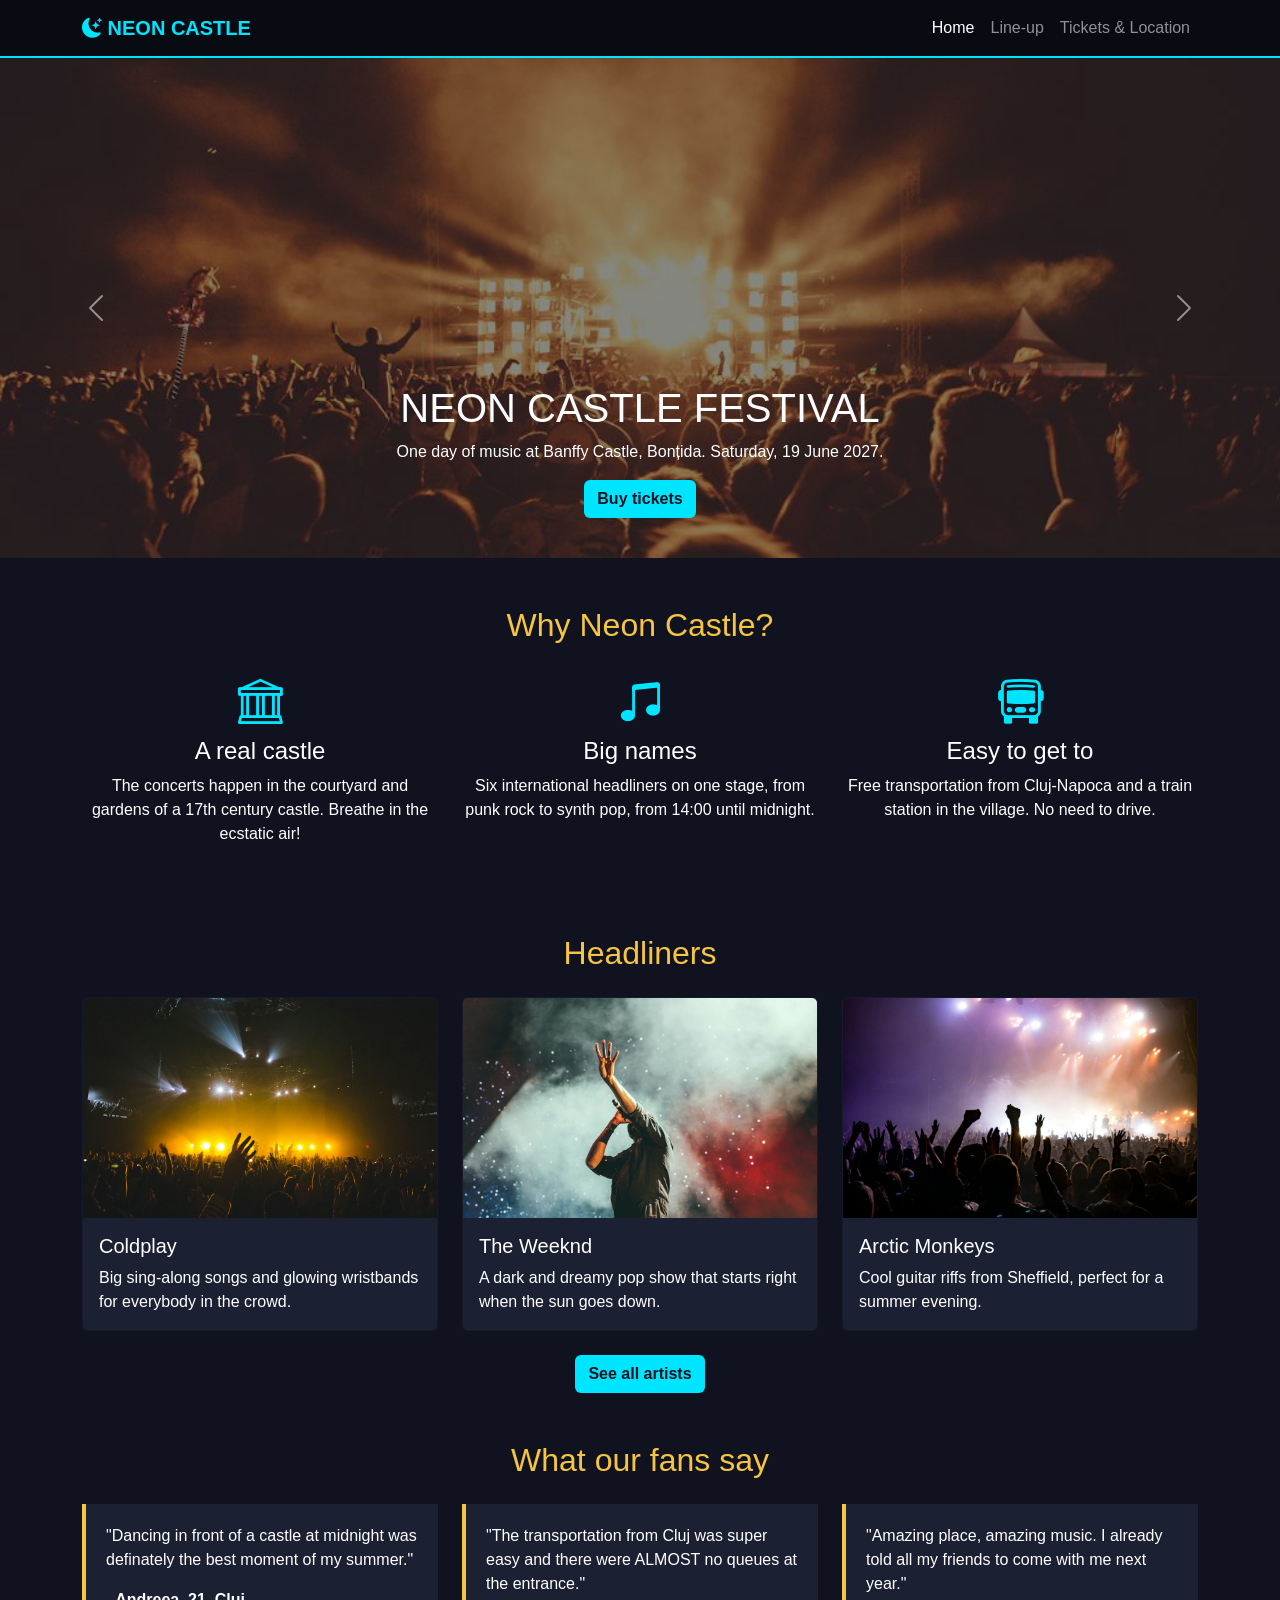
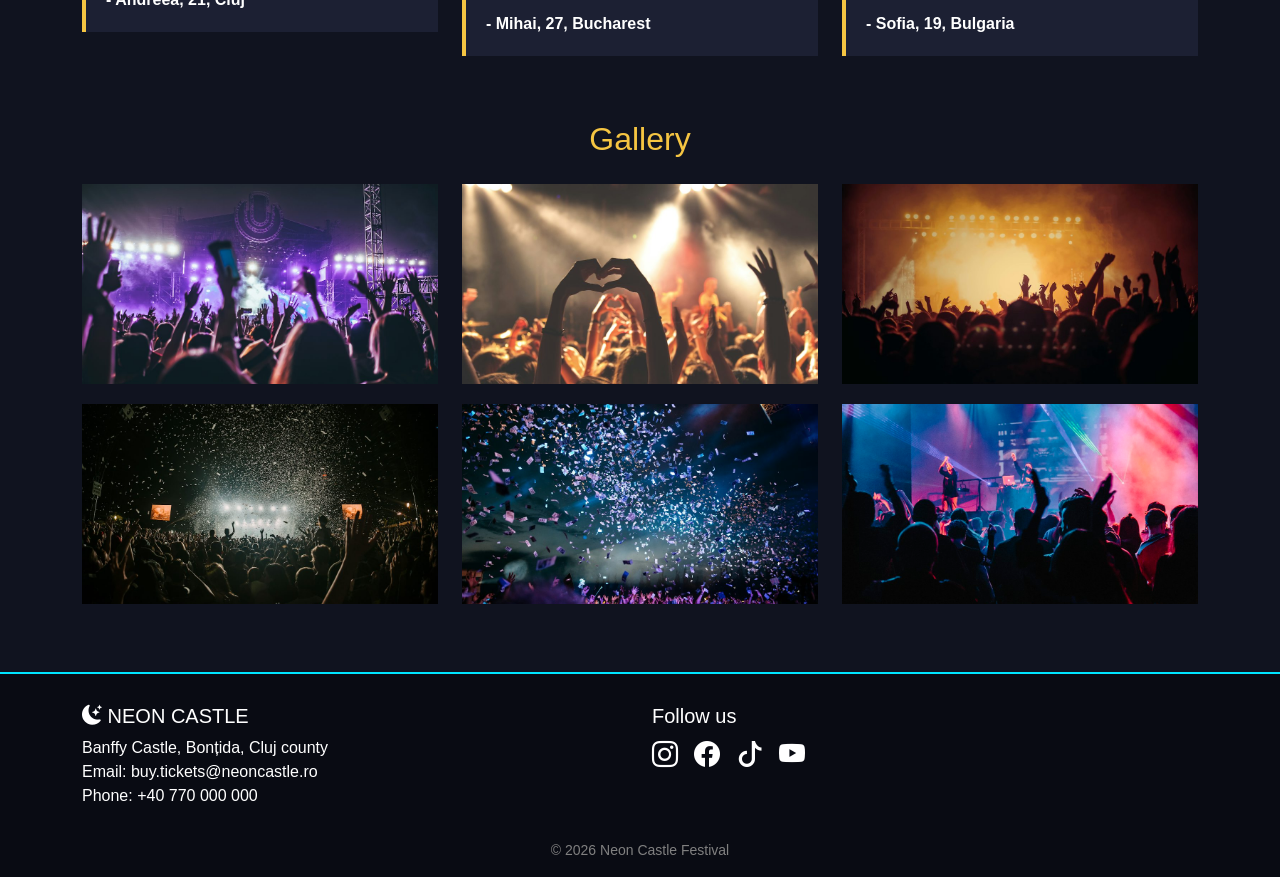
<file: index.html>
<!DOCTYPE html>
<html lang="en">
<head>
  <meta charset="UTF-8">
  <meta name="viewport" content="width=device-width, initial-scale=1">
  <title>Neon Castle Festival 2027</title>
  <link href="https://cdn.jsdelivr.net/npm/bootstrap@5.3.8/dist/css/bootstrap.min.css" rel="stylesheet" integrity="sha384-sRIl4kxILFvY47J16cr9ZwB07vP4J8+LH7qKQnuqkuIAvNWLzeN8tE5YBujZqJLB" crossorigin="anonymous">
  <link rel="stylesheet" href="https://cdn.jsdelivr.net/npm/bootstrap-icons@1.11.3/font/bootstrap-icons.min.css">
  <link rel="stylesheet" href="css/style.css">
</head>
<body>

<!-- navbar -->
<nav class="navbar navbar-expand-lg navbar-dark">
  <div class="container">
    <a class="navbar-brand" href="index.html"><i class="bi bi-moon-stars-fill"></i> NEON CASTLE</a>
    <button class="navbar-toggler" type="button" data-bs-toggle="collapse" data-bs-target="#menu">
      <span class="navbar-toggler-icon"></span>
    </button>
    <div class="collapse navbar-collapse" id="menu">
      <ul class="navbar-nav ms-auto">
        <li class="nav-item"><a class="nav-link active" href="index.html">Home</a></li>
        <li class="nav-item"><a class="nav-link" href="lineup.html">Line-up</a></li>
        <li class="nav-item"><a class="nav-link" href="info.html">Tickets & Location</a></li>
      </ul>
    </div>
  </div>
</nav>

<!-- carousel -->
<div id="slider" class="carousel slide" data-bs-ride="carousel">
  <div class="carousel-inner">
    <div class="carousel-item active">
      <img src="images/photo1.jpg" class="d-block w-100" alt="crowd at a concert">
      <div class="carousel-caption">
        <h1>NEON CASTLE FESTIVAL</h1>
        <p>One day of music at Banffy Castle, Bonțida. Saturday, 19 June 2027.</p>
        <a href="info.html" class="btn btn-neon">Buy tickets</a>
      </div>
    </div>
    <div class="carousel-item">
      <img src="images/photo6.jpg" class="d-block w-100" alt="colorful lights over the stage">
      <div class="carousel-caption">
        <h1>Coldplay closes the night</h1>
        <p>The last show of the day, with the old castle lit up behind the stage.</p>
      </div>
    </div>
    <div class="carousel-item">
      <img src="images/photo3.jpg" class="d-block w-100" alt="festival crowd with hands up">
      <div class="carousel-caption">
        <h1>Only 30 km from Cluj</h1>
        <p>Free transportation buses from Cluj-Napoca all day long.</p>
      </div>
    </div>
  </div>
  <button class="carousel-control-prev" type="button" data-bs-target="#slider" data-bs-slide="prev">
    <span class="carousel-control-prev-icon"></span>
  </button>
  <button class="carousel-control-next" type="button" data-bs-target="#slider" data-bs-slide="next">
    <span class="carousel-control-next-icon"></span>
  </button>
</div>

<!-- features -->
<div class="container py-5" id="section">
  <h2>Why Neon Castle?</h2>
  <div class="row text-center">
    <div class="col-md-4 mb-4">
      <i class="bi bi-bank feature-icon"></i>
      <h4>A real castle</h4>
      <p>The concerts happen in the courtyard and gardens of a 17th century castle. Breathe in the ecstatic air!</p>
    </div>
    <div class="col-md-4 mb-4">
      <i class="bi bi-music-note-beamed feature-icon"></i>
      <h4>Big names</h4>
      <p>Six international headliners on one stage, from punk rock to synth pop, from 14:00 until midnight.</p>
    </div>
    <div class="col-md-4 mb-4">
      <i class="bi bi-bus-front feature-icon"></i>
      <h4>Easy to get to</h4>
      <p>Free transportation from Cluj-Napoca and a train station in the village. No need to drive.</p>
    </div>
  </div>
</div>

<!-- cards -->
<div class="container pb-5">
  <h2>Headliners</h2>
  <div class="row">
    <div class="col-md-4 mb-4">
      <div class="card h-100">
        <img src="images/photo2.jpg" class="card-img-top" alt="singer on stage">
        <div class="card-body">
          <h5 class="card-title">Coldplay</h5>
          <p class="card-text">Big sing-along songs and glowing wristbands for everybody in the crowd.</p>
        </div>
      </div>
    </div>
    <div class="col-md-4 mb-4">
      <div class="card h-100">
        <img src="images/photo5.jpg" class="card-img-top" alt="artist in red light">
        <div class="card-body">
          <h5 class="card-title">The Weeknd</h5>
          <p class="card-text">A dark and dreamy pop show that starts right when the sun goes down.</p>
        </div>
      </div>
    </div>
    <div class="col-md-4 mb-4">
      <div class="card h-100">
        <img src="images/photo7.jpg" class="card-img-top" alt="band playing live">
        <div class="card-body">
          <h5 class="card-title">Arctic Monkeys</h5>
          <p class="card-text">Cool guitar riffs from Sheffield, perfect for a summer evening.</p>
        </div>
      </div>
    </div>
  </div>
  <center><a href="lineup.html" class="btn btn-neon">See all artists</a></center>
</div>

<!-- testimonials -->
<div class="container pb-5" id="section">
  <h2>What our fans say</h2>
  <div class="row">
    <div class="col-md-4 mb-3">
      <div class="testimonial">
        <p>"Dancing in front of a castle at midnight was definately the best moment of my summer."</p>
        <b>- Andreea, 21, Cluj</b>
      </div>
    </div>
    <div class="col-md-4 mb-3">
      <div class="testimonial">
        <p>"The transportation from Cluj was super easy and there were ALMOST no queues at the entrance."</p>
        <b>- Mihai, 27, Bucharest</b>
      </div>
    </div>
    <div class="col-md-4 mb-3">
      <div class="testimonial">
        <p>"Amazing place, amazing music. I already told all my friends to come with me next year."</p>
        <b>- Sofia, 19, Bulgaria</b>
      </div>
    </div>
  </div>
</div>

<!-- gallery -->
<div class="container pb-5">
  <h2>Gallery</h2>
  <div class="row gallery">
    <div class="col-6 col-md-4"><img src="images/photo4.jpg" alt="people dancing"></div>
    <div class="col-6 col-md-4"><img src="images/photo8.jpg" alt="stage seen from the crowd"></div>
    <div class="col-6 col-md-4"><img src="images/photo9.jpg"></div>
    <div class="col-6 col-md-4"><img src="images/photo10.jpg" alt="confetti at a concert"></div>
    <div class="col-6 col-md-4"><img src="images/photo11.jpg" alt="crowd in front of the stage"></div>
    <div class="col-6 col-md-4"><img src="images/photo12.jpg" alt="lights on stage"></div>
  </div>
</div>

<!-- footer -->
<footer>
  <div class="container">
    <div class="row">
      <div class="col-md-6 mb-3">
        <h5><i class="bi bi-moon-stars-fill"></i> NEON CASTLE</h5>
        <p>Banffy Castle, Bonțida, Cluj county<br>
        Email: buy.tickets@neoncastle.ro<br>
        Phone: +40 770 000 000</p>
      </div>
      <div class="col-md-6 mb-3">
        <h5>Follow us</h5>
        <a href="https://www.instagram.com" target="_blank"><i class="bi bi-instagram"></i></a>
        <a href="https://www.facebook.com" target="_blank"><i class="bi bi-facebook"></i></a>
        <a href="https://www.tiktok.com" target="_blank"><i class="bi bi-tiktok"></i></a>
        <a href="#"><i class="bi bi-youtube"></i></a>
      </div>
    </div>
    <p class="text-center pb-3 mb-0" style="color:gray; font-size:14px">&copy; 2026 Neon Castle Festival</p>
  </div>
</footer>

<script src="https://cdn.jsdelivr.net/npm/bootstrap@5.3.8/dist/js/bootstrap.bundle.min.js" integrity="sha384-FKyoEForCGlyvwx9Hj09JcYn3nv7wiPVlz7YYwJrWVcXK/BmnVDxM+D2scQbITxI" crossorigin="anonymous"></script>
</body>
</html>
</file>
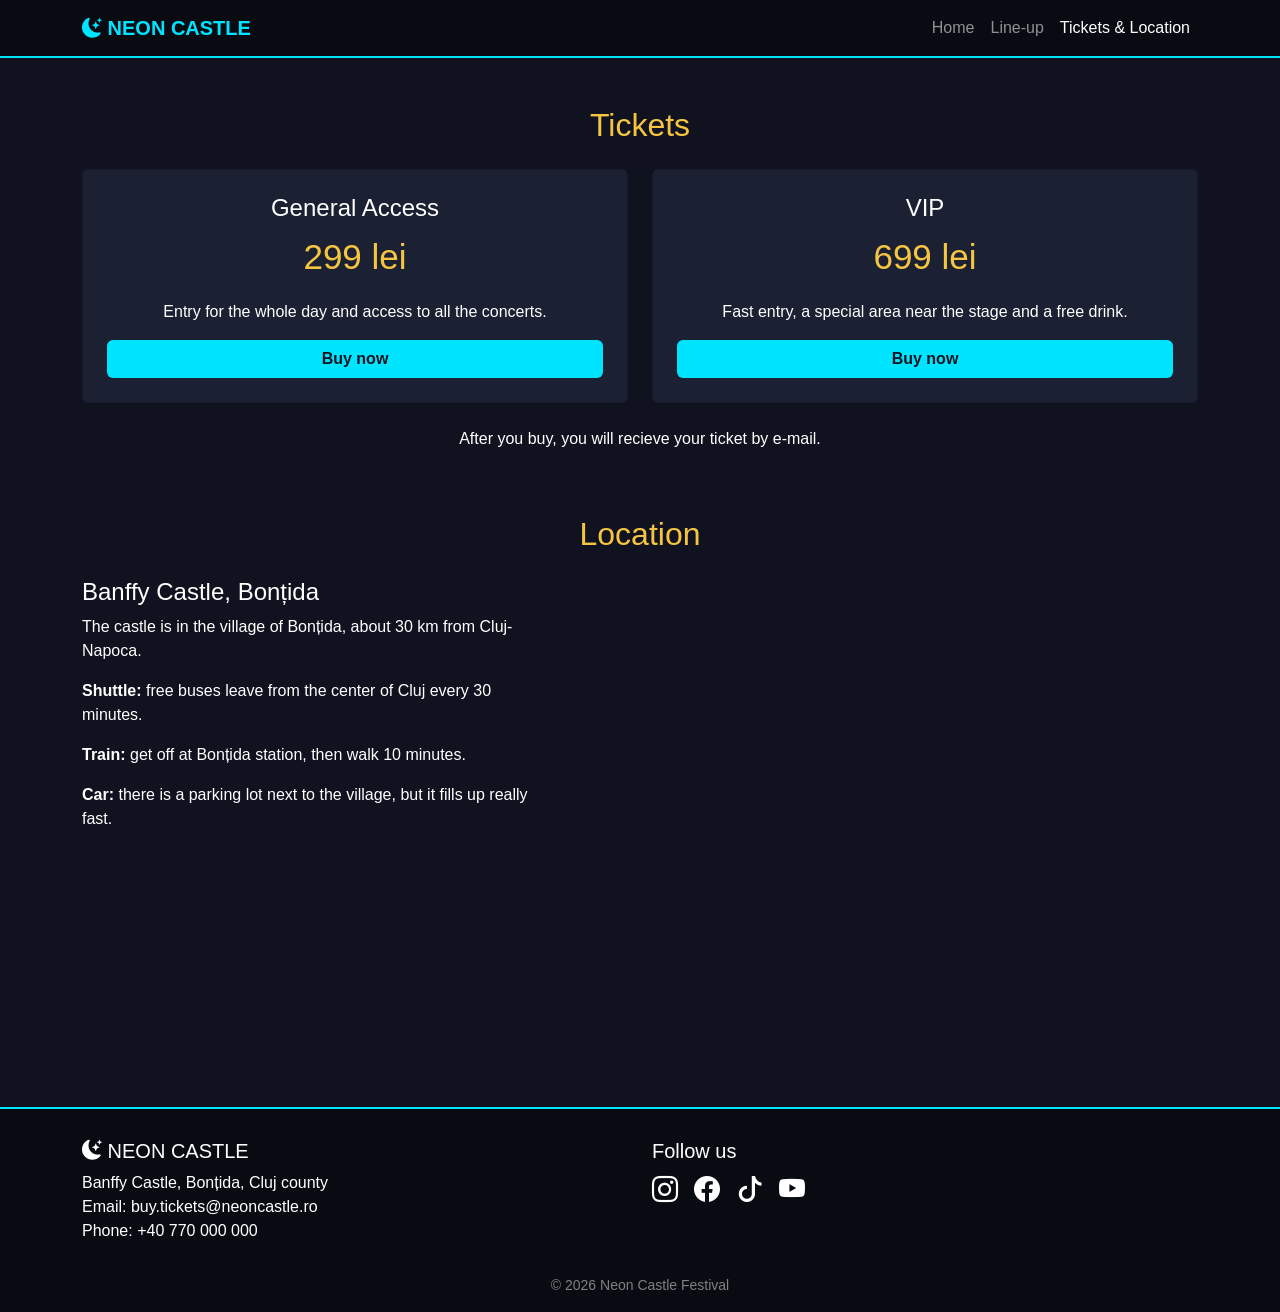
<file: info.html>
<!DOCTYPE html>
<html lang="en">
<head>
  <meta charset="UTF-8">
  <meta name="viewport" content="width=device-width, initial-scale=1.0">
  <title>Tickets & Location - Neon Castle Festival</title>
  <link href="https://cdn.jsdelivr.net/npm/bootstrap@5.3.8/dist/css/bootstrap.min.css" rel="stylesheet" integrity="sha384-sRIl4kxILFvY47J16cr9ZwB07vP4J8+LH7qKQnuqkuIAvNWLzeN8tE5YBujZqJLB" crossorigin="anonymous">
  <link rel="stylesheet" href="https://cdn.jsdelivr.net/npm/bootstrap-icons@1.11.3/font/bootstrap-icons.min.css">
  <link rel="stylesheet" href="css/style.css">
</head>
<body>

<!-- navbar -->
<nav class="navbar navbar-expand-lg navbar-dark">
  <div class="container">
    <a class="navbar-brand" href="index.html"><i class="bi bi-moon-stars-fill"></i> NEON CASTLE</a>
    <button class="navbar-toggler" type="button" data-bs-toggle="collapse" data-bs-target="#menu">
      <span class="navbar-toggler-icon"></span>
    </button>
    <div class="collapse navbar-collapse" id="menu">
      <ul class="navbar-nav ms-auto">
        <li class="nav-item"><a class="nav-link" href="index.html">Home</a></li>
        <li class="nav-item"><a class="nav-link" href="lineup.html">Line-up</a></li>
        <li class="nav-item"><a class="nav-link active" href="info.html">Tickets & Location</a></li>
      </ul>
    </div>
  </div>
</nav>

<!-- tickets -->
<div class="container py-5">
  <h2>Tickets</h2>
  <div class="row text-center">
    <div class="col-md-6 mb-4">
      <div class="card p-4 h-100">
        <h4>General Access</h4>
        <p style="font-size:35px; color:#f5c542">299 lei</p>
        <p>Entry for the whole day and access to all the concerts.</p>
        <a href="#" class="btn btn-neon">Buy now</a>
      </div>
    </div>
    <div class="col-md-6 mb-4">
      <div class="card p-4 h-100">
        <h4>VIP</h4>
        <p style="font-size:35px; color:#f5c542">699 lei</p>
        <p>Fast entry, a special area near the stage and a free drink.</p>
        <a href="#" class="btn btn-neon">Buy now</a>
      </div>
    </div>
  </div>
  <p class="text-center">After you buy, you will recieve your ticket by e-mail.</p>
</div>

<!-- location -->
<div class="container pb-5">
  <h2>Location</h2>
  <div class="row">
    <div class="col-lg-5 mb-4">
      <h4>Banffy Castle, Bonțida</h4>
      <p>The castle is in the village of Bonțida, about 30 km from Cluj-Napoca.</p>
      <p><b>Shuttle:</b> free buses leave from the center of Cluj every 30 minutes.</p>
      <p><b>Train:</b> get off at Bonțida station, then walk 10 minutes.</p>
      <p><b>Car:</b> there is a parking lot next to the village, but it fills up really fast.</p>
    </div>
    <div class="col-lg-7">
      <div class="ratio ratio-4x3">
        <iframe src="https://maps.google.com/maps?q=46.9102,23.8103&z=15&output=embed" style="border:0"></iframe>
      </div>
    </div>
  </div>
</div>

<!-- footer -->
<footer>
  <div class="container">
    <div class="row">
      <div class="col-md-6 mb-3">
        <h5><i class="bi bi-moon-stars-fill"></i> NEON CASTLE</h5>
        <p>Banffy Castle, Bonțida, Cluj county<br>
        Email: buy.tickets@neoncastle.ro<br>
        Phone: +40 770 000 000</p>
      </div>
      <div class="col-md-6 mb-3">
        <h5>Follow us</h5>
        <a href="https://www.instagram.com" target="_blank"><i class="bi bi-instagram"></i></a>
        <a href="https://www.facebook.com" target="_blank"><i class="bi bi-facebook"></i></a>
        <a href="https://www.tiktok.com" target="_blank"><i class="bi bi-tiktok"></i></a>
        <a href="#"><i class="bi bi-youtube"></i></a>
      </div>
    </div>
    <p class="text-center pb-3 mb-0" style="color:gray; font-size:14px">&copy; 2026 Neon Castle Festival</p>
  </div>
</footer>

<script src="https://cdn.jsdelivr.net/npm/bootstrap@5.3.8/dist/js/bootstrap.bundle.min.js" integrity="sha384-FKyoEForCGlyvwx9Hj09JcYn3nv7wiPVlz7YYwJrWVcXK/BmnVDxM+D2scQbITxI" crossorigin="anonymous"></script>
</body>
</html>
</file>
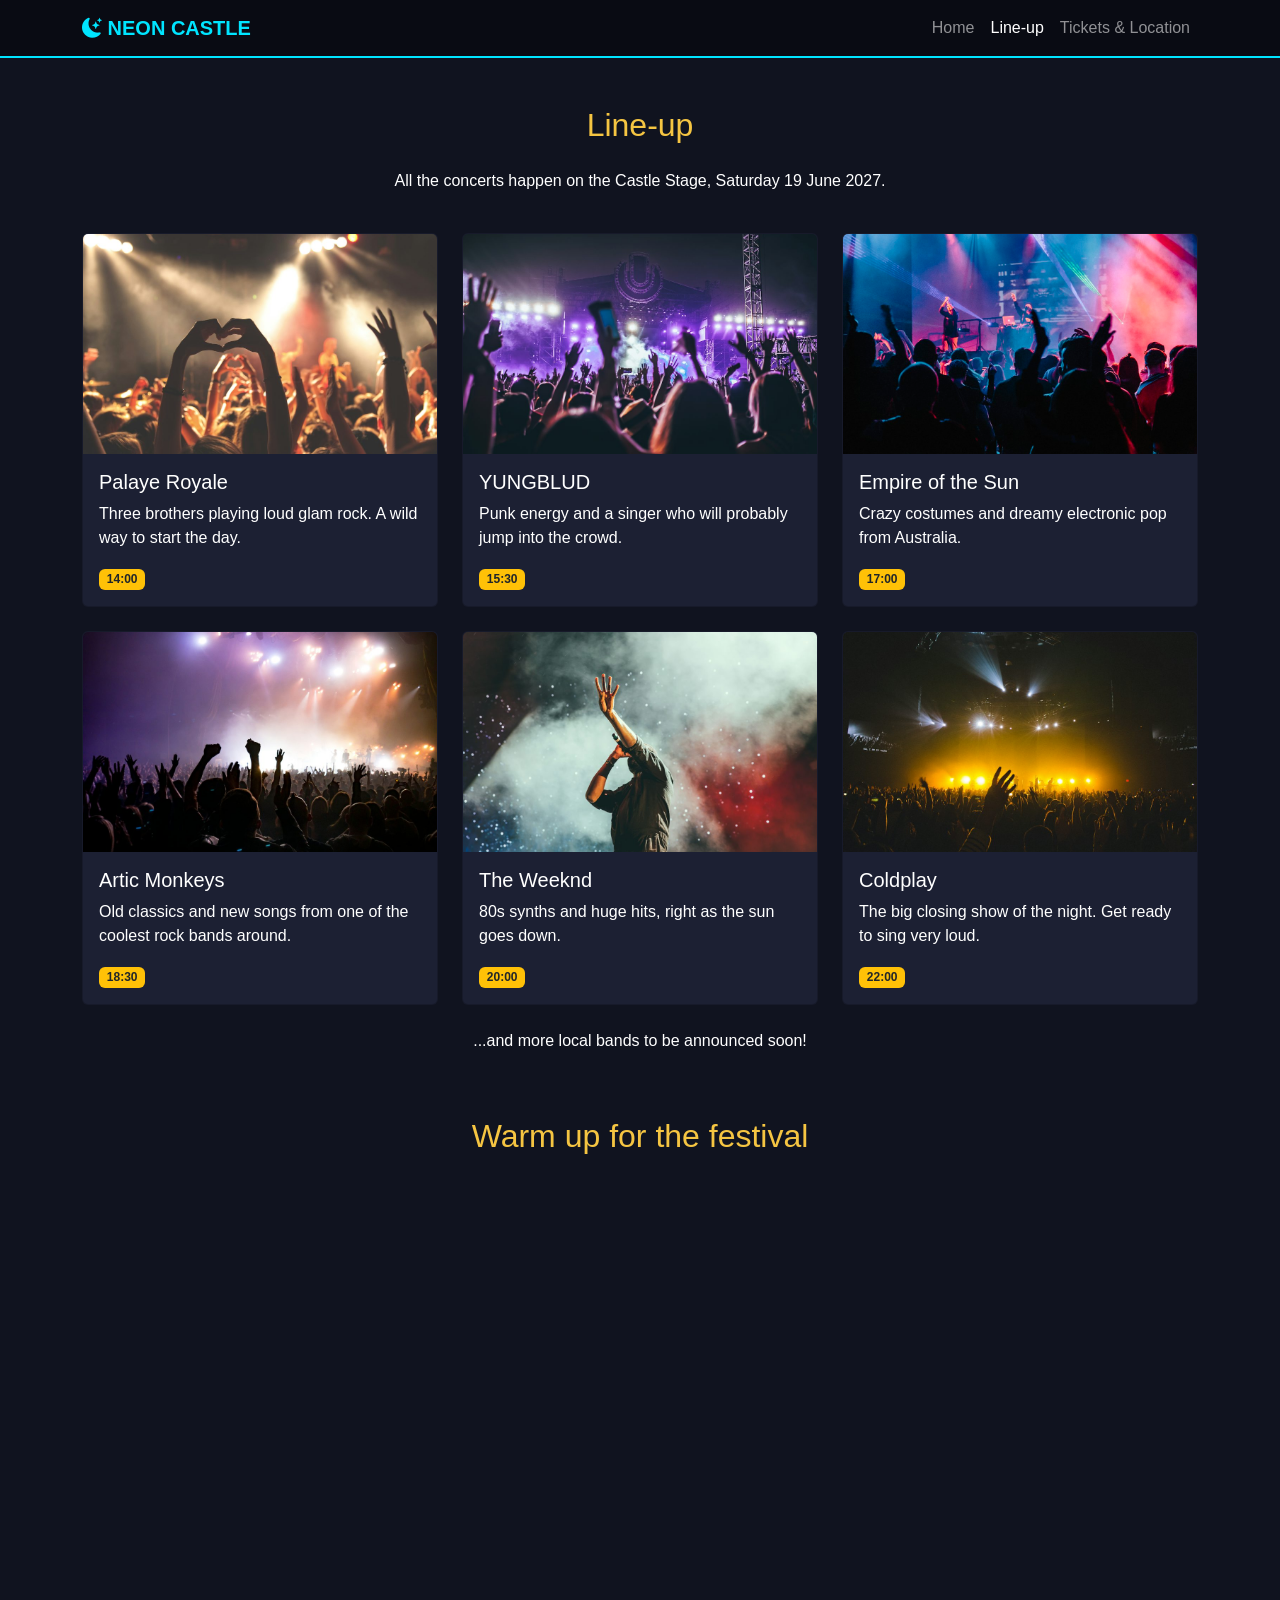
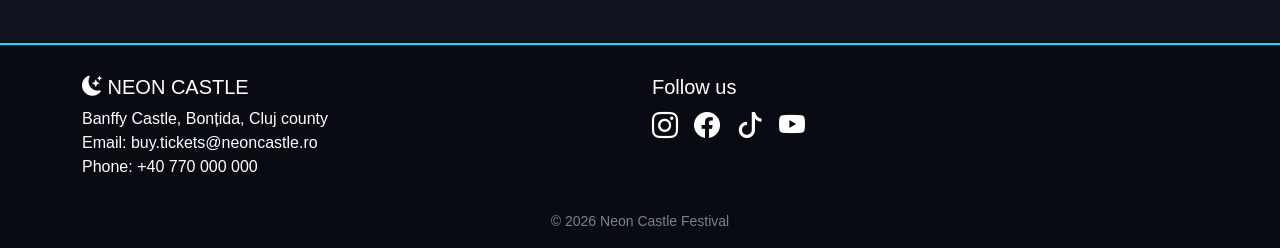
<file: lineup.html>
<!DOCTYPE html>
<html lang="en">
<head>
  <meta charset="UTF-8">
  <meta name="viewport" content="width=device-width, initial-scale=1.0">
  <title>Line-up - Neon Castle Festival</title>
  <link href="https://cdn.jsdelivr.net/npm/bootstrap@5.3.8/dist/css/bootstrap.min.css" rel="stylesheet" integrity="sha384-sRIl4kxILFvY47J16cr9ZwB07vP4J8+LH7qKQnuqkuIAvNWLzeN8tE5YBujZqJLB" crossorigin="anonymous">
  <link rel="stylesheet" href="https://cdn.jsdelivr.net/npm/bootstrap-icons@1.11.3/font/bootstrap-icons.min.css">
  <link rel="stylesheet" href="css/style.css">
</head>
<body>

<!-- navbar -->
<nav class="navbar navbar-expand-lg navbar-dark">
  <div class="container">
    <a class="navbar-brand" href="index.html"><i class="bi bi-moon-stars-fill"></i> NEON CASTLE</a>
    <button class="navbar-toggler" type="button" data-bs-toggle="collapse" data-bs-target="#menu">
      <span class="navbar-toggler-icon"></span>
    </button>
    <div class="collapse navbar-collapse" id="menu">
      <ul class="navbar-nav ms-auto">
        <li class="nav-item"><a class="nav-link" href="index.html">Home</a></li>
        <li class="nav-item"><a class="nav-link active" href="lineup.html">Line-up</a></li>
        <li class="nav-item"><a class="nav-link" href="info.html">Tickets & Location</a></li>
      </ul>
    </div>
  </div>
</nav>

<div class="container py-5">
  <h2>Line-up</h2>
  <p class="text-center">All the concerts happen on the Castle Stage, Saturday 19 June 2027.</p>
  <br>
  <div class="row">

    <div class="col-sm-6 col-lg-4 mb-4">
      <div class="card h-100">
        <img src="images/photo8.jpg" class="card-img-top" alt="rock band on stage">
        <div class="card-body">
          <h5 class="card-title">Palaye Royale</h5>
          <p class="card-text">Three brothers playing loud glam rock. A wild way to start the day.</p>
          <span class="badge bg-warning text-dark">14:00</span>
        </div>
      </div>
    </div>

    <div class="col-sm-6 col-lg-4 mb-4">
      <div class="card h-100">
        <img src="images/photo4.jpg" class="card-img-top" alt="crowd jumping">
        <div class="card-body">
          <h5 class="card-title">YUNGBLUD</h5>
          <p class="card-text">Punk energy and a singer who will probably jump into the crowd.</p>
          <span class="badge bg-warning text-dark">15:30</span>
        </div>
      </div>
    </div>

    <div class="col-sm-6 col-lg-4 mb-4">
      <div class="card h-100">
        <img src="images/photo12.jpg" class="card-img-top" alt="stage with lights">
        <div class="card-body">
          <h5 class="card-title">Empire of the Sun</h5>
          <p class="card-text">Crazy costumes and dreamy electronic pop from Australia.</p>
          <span class="badge bg-warning text-dark">17:00</span>
        </div>
      </div>
    </div>

    <div class="col-sm-6 col-lg-4 mb-4">
      <div class="card h-100">
        <img src="images/photo7.jpg" class="card-img-top" alt="band playing live">
        <div class="card-body">
          <h5 class="card-title">Artic Monkeys</h5>
          <p class="card-text">Old classics and new songs from one of the coolest rock bands around.</p>
          <span class="badge bg-warning text-dark">18:30</span>
        </div>
      </div>
    </div>

    <div class="col-sm-6 col-lg-4 mb-4">
      <div class="card h-100">
        <img src="images/photo5.jpg" class="card-img-top" alt="artist in red light">
        <div class="card-body">
          <h5 class="card-title">The Weeknd</h5>
          <p class="card-text">80s synths and huge hits, right as the sun goes down.</p>
          <span class="badge bg-warning text-dark">20:00</span>
        </div>
      </div>
    </div>

    <div class="col-sm-6 col-lg-4 mb-4">
      <div class="card h-100">
        <img src="images/photo2.jpg" class="card-img-top" alt="singer on stage">
        <div class="card-body">
          <h5 class="card-title">Coldplay</h5>
          <p class="card-text">The big closing show of the night. Get ready to sing very loud.</p>
          <span class="badge bg-warning text-dark">22:00</span>
        </div>
      </div>
    </div>

  </div>
  <p class="text-center">...and more local bands to be announced soon!</p>
</div>

<!-- video -->
<div class="container pb-5">
  <h2>Warm up for the festival</h2>
  <div class="row justify-content-center">
    <div class="col-lg-8">
      <div class="ratio ratio-16x9">
        <iframe src="https://www.youtube.com/embed/yKNxeF4KMsY" title="Coldplay - Yellow" referrerpolicy="strict-origin-when-cross-origin" allowfullscreen></iframe>
      </div>
    </div>
  </div>
</div>

<!-- footer -->
<footer>
  <div class="container">
    <div class="row">
      <div class="col-md-6 mb-3">
        <h5><i class="bi bi-moon-stars-fill"></i> NEON CASTLE</h5>
        <p>Banffy Castle, Bonțida, Cluj county<br>
        Email: buy.tickets@neoncastle.ro<br>
        Phone: +40 770 000 000</p>
      </div>
      <div class="col-md-6 mb-3">
        <h5>Follow us</h5>
        <a href="https://www.instagram.com" target="_blank"><i class="bi bi-instagram"></i></a>
        <a href="https://www.facebook.com" target="_blank"><i class="bi bi-facebook"></i></a>
        <a href="https://www.tiktok.com" target="_blank"><i class="bi bi-tiktok"></i></a>
        <a href="#"><i class="bi bi-youtube"></i></a>
      </div>
    </div>
    <p class="text-center pb-3 mb-0" style="color:gray; font-size:14px">&copy; 2026 Neon Castle Festival</p>
  </div>
</footer>

<script src="https://cdn.jsdelivr.net/npm/bootstrap@5.3.8/dist/js/bootstrap.bundle.min.js" integrity="sha384-FKyoEForCGlyvwx9Hj09JcYn3nv7wiPVlz7YYwJrWVcXK/BmnVDxM+D2scQbITxI" crossorigin="anonymous"></script>
</body>
</html>
</file>
<file: css/style.css>
/* Neon Castle festival - my css */

body {
  background-color: #10131f;
  color: white;
  font-family: Arial, sans-serif;
}

/* colors: dark blue #10131f, cyan #00e5ff, gold #f5c542 */

.navbar {
  background-color: #090b13;
  border-bottom: 2px solid #00e5ff;
}

.navbar-brand {
  color: #00e5ff !important;
  font-weight: bold;
}

.carousel-item img {
  height: 500px;
  object-fit: cover;
  filter: brightness(55%);
}

h2 {
  color: #f5c542;
  text-align: center;
  margin-bottom: 25px;
}

.btn-neon {
  background-color: #00e5ff;
  color: #10131f;
  font-weight: bold;
}

.btn-neon:hover {
  background-color: #f5c542;
}

.card {
  background-color: #1c2033;
  color: white;
}

.card img {
  height: 220px;
  object-fit: cover;
}

.feature-icon {
  font-size: 45px;
  color: #00e5ff;
}

.testimonial {
  background-color: #1c2033;
  padding: 20px;
  border-left: 4px solid #f5c542;
}

.gallery img {
  width: 100%;
  height: 200px;
  object-fit: cover;
  margin-bottom: 20px;
}

.title-big {
  font-size: 60px;
  color: red;
}

footer {
  background-color: #090b13;
  border-top: 2px solid #00e5ff;
  padding-top: 30px;
}

footer a {
  color: white;
  font-size: 26px;
  margin-right: 12px;
}

@media (max-width: 768px) {
  .carousel-item img {
    height: 320px;
  }
}
</file>
